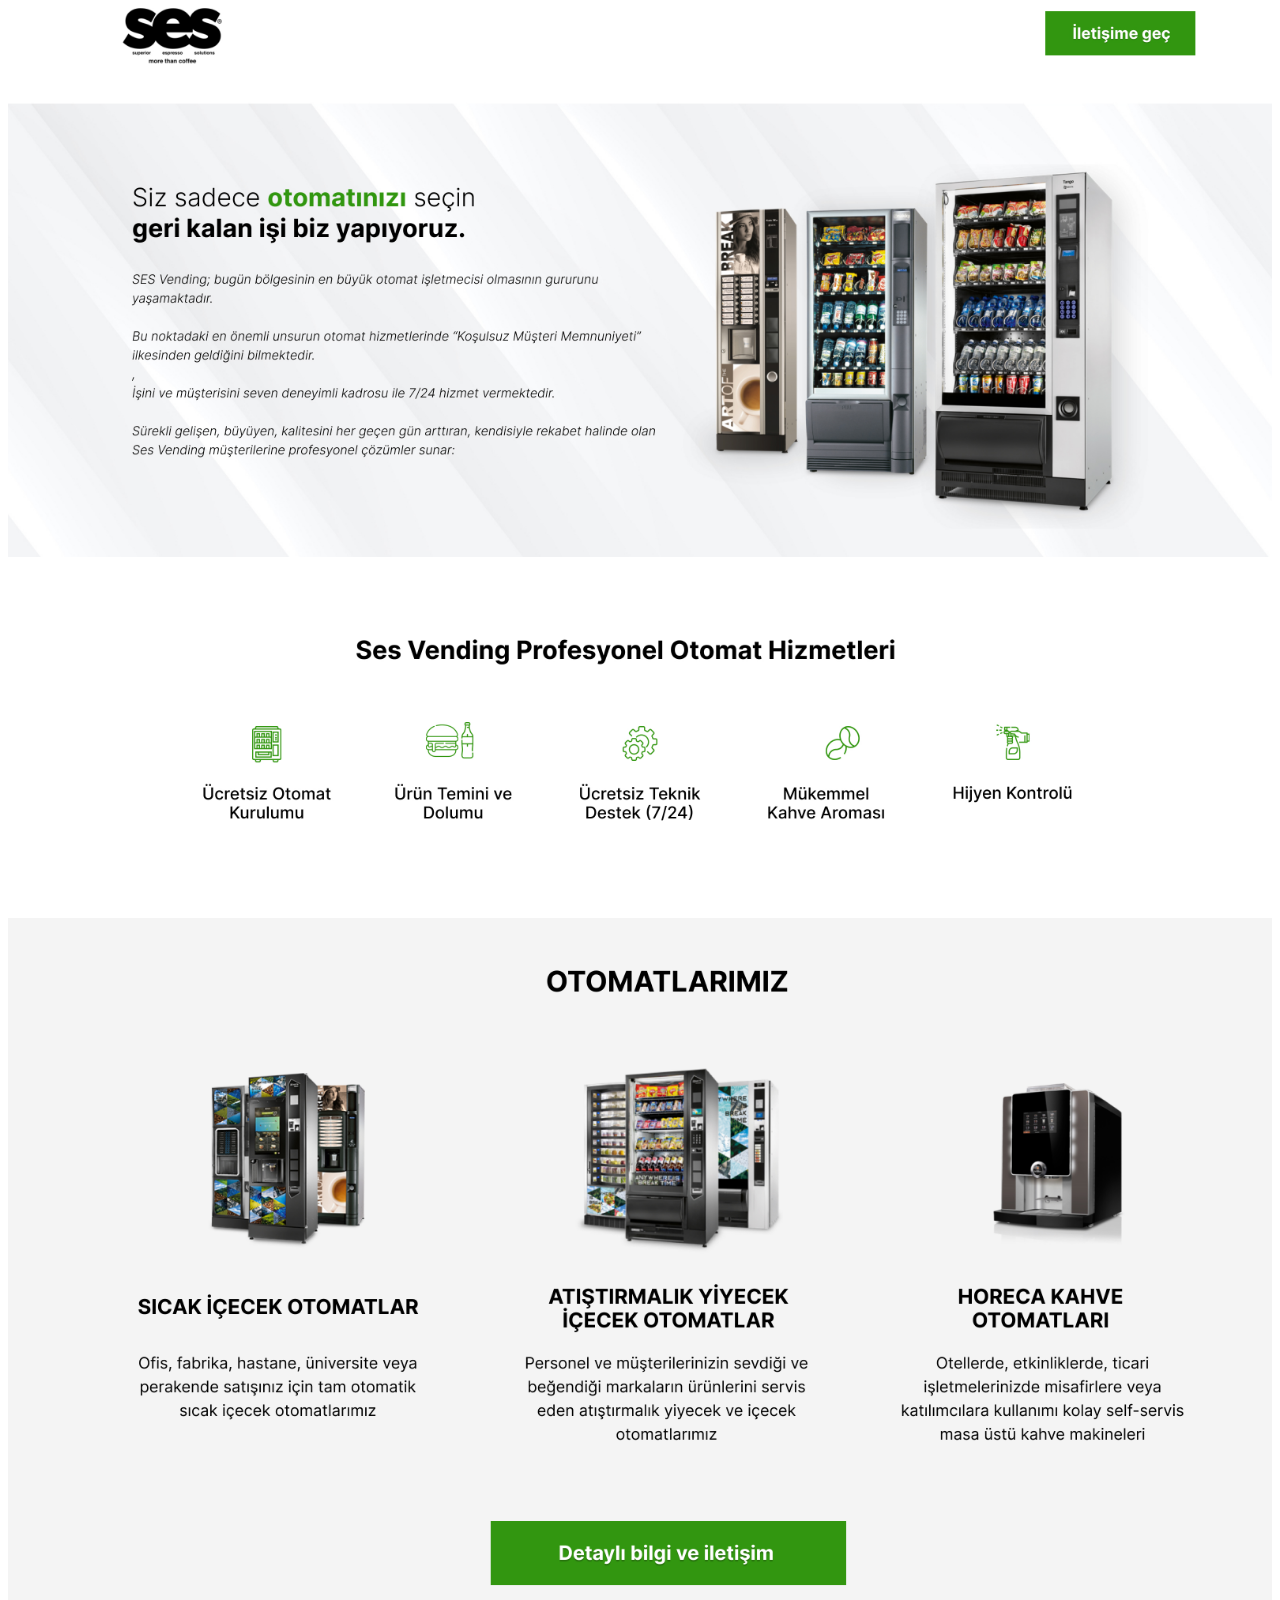
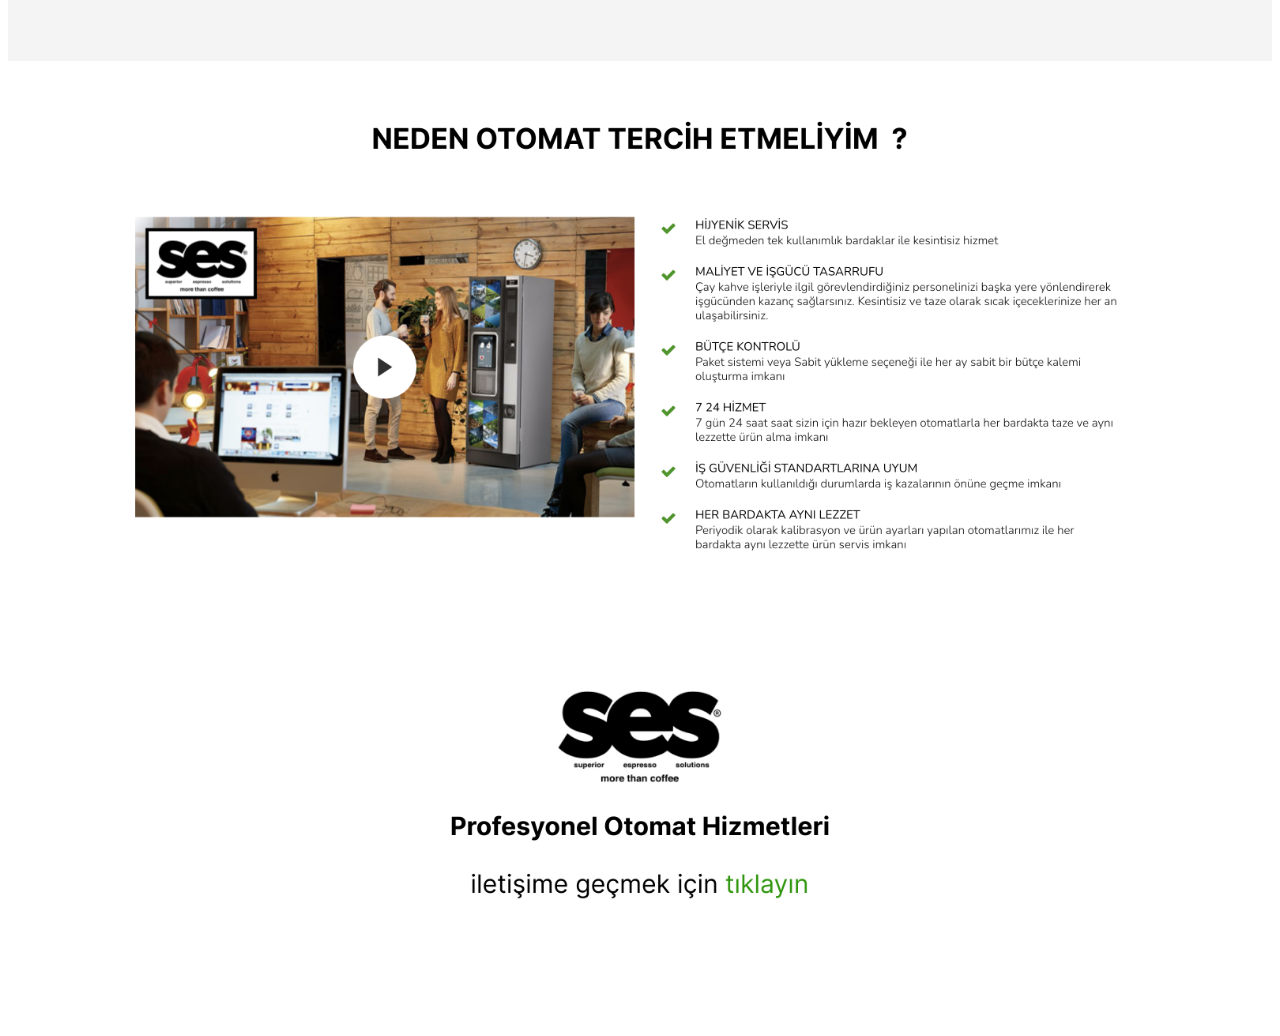
<file: index.html>
<!DOCTYPE html>
<html lang="en">
<head>
  <!-- Global site tag (gtag.js) - Google Analytics -->
<script async src="https://www.googletagmanager.com/gtag/js?id=UA-107982917-1"></script>
<script>
  window.dataLayer = window.dataLayer || [];
  function gtag(){dataLayer.push(arguments);}
  gtag('js', new Date());

  gtag('config', 'UA-107982917-1');
</script>

	<meta charset="UTF-8">
  <meta name="viewport" content="width=device-width, initial-scale=1.0">
<meta name="googlebot" content="noindex">
    <meta name="robots" content="noindex">

	<link href="style.css" rel="stylesheet" style type="text/css">	
	<title>Sesvending</title>

</head>
<body>

   <div id="container">
 
    <div id="header"> 
  
		<a href="https://linktr.ee/sesvending"> <picture>

      <source media="(min-width: 650px)" srcset="1.jpg">
  		<source media="(min-width: 1024px)" srcset="1.jpg">
      <source media="(min-width: 320px)" srcset="header-mobil.jpg">
		<img src="1.jpg" 3="duyarlı resimler" class="esnek">

		</picture></a>
        </div>

 		<div id="icerik_ust">
        
          <a href="https://linktr.ee/sesvending"> <picture>
         <source media="(min-width: 650px)" srcset="2.jpg">
      <source media="(min-width: 1024px)" srcset="2.jpg">
      <source media="(min-width: 320px)" srcset="2-mobil.jpg">
    	<img src="2.jpg" 3="duyarlı resimler" class="esnek">
		</picture></a>  
    	</div>

    	  <div id="icerik_3">
        
  <a href="https://linktr.ee/sesvending"> <picture>
         <source media="(min-width: 650px)" srcset="3.jpg">
      <source media="(min-width: 1024px)" srcset="3.jpg">
      <source media="(min-width: 320px)" srcset="3-mobil.jpg">
      <img src="3.jpg" 3="duyarlı resimler" class="esnek">
    </picture></a>  


        
    
    </div>

      <div id="icerik_3_3">
              <a href="https://linktr.ee/sesvending"> <picture>
<source media="(min-width: 650px)" srcset="4.jpg">
      <source media="(min-width: 1024px)" srcset="4.jpg">
      <source media="(min-width: 320px)" srcset="4-mobil.jpg">
      <img src="4.jpg" 3="duyarlı resimler" class="esnek">
</picture></a>
   </div> 

 
  <div id="icerik_3_3">
              <a href="https://linktr.ee/sesvending"> <picture>
<source media="(min-width: 650px)" srcset="5.jpg">
      <source media="(min-width: 1024px)" srcset="5.jpg">
      <source media="(min-width: 320px)" srcset="5-mobil.jpg">
      <img src="5.jpg" 3="duyarlı resimler" class="esnek">
</picture></a>
         

    </div>


 
  





  
  
   

</body>
</html>
</file>
<file: style.css>
.esnek {
    max-width: 100%;
    height: auto;
}
</file>
